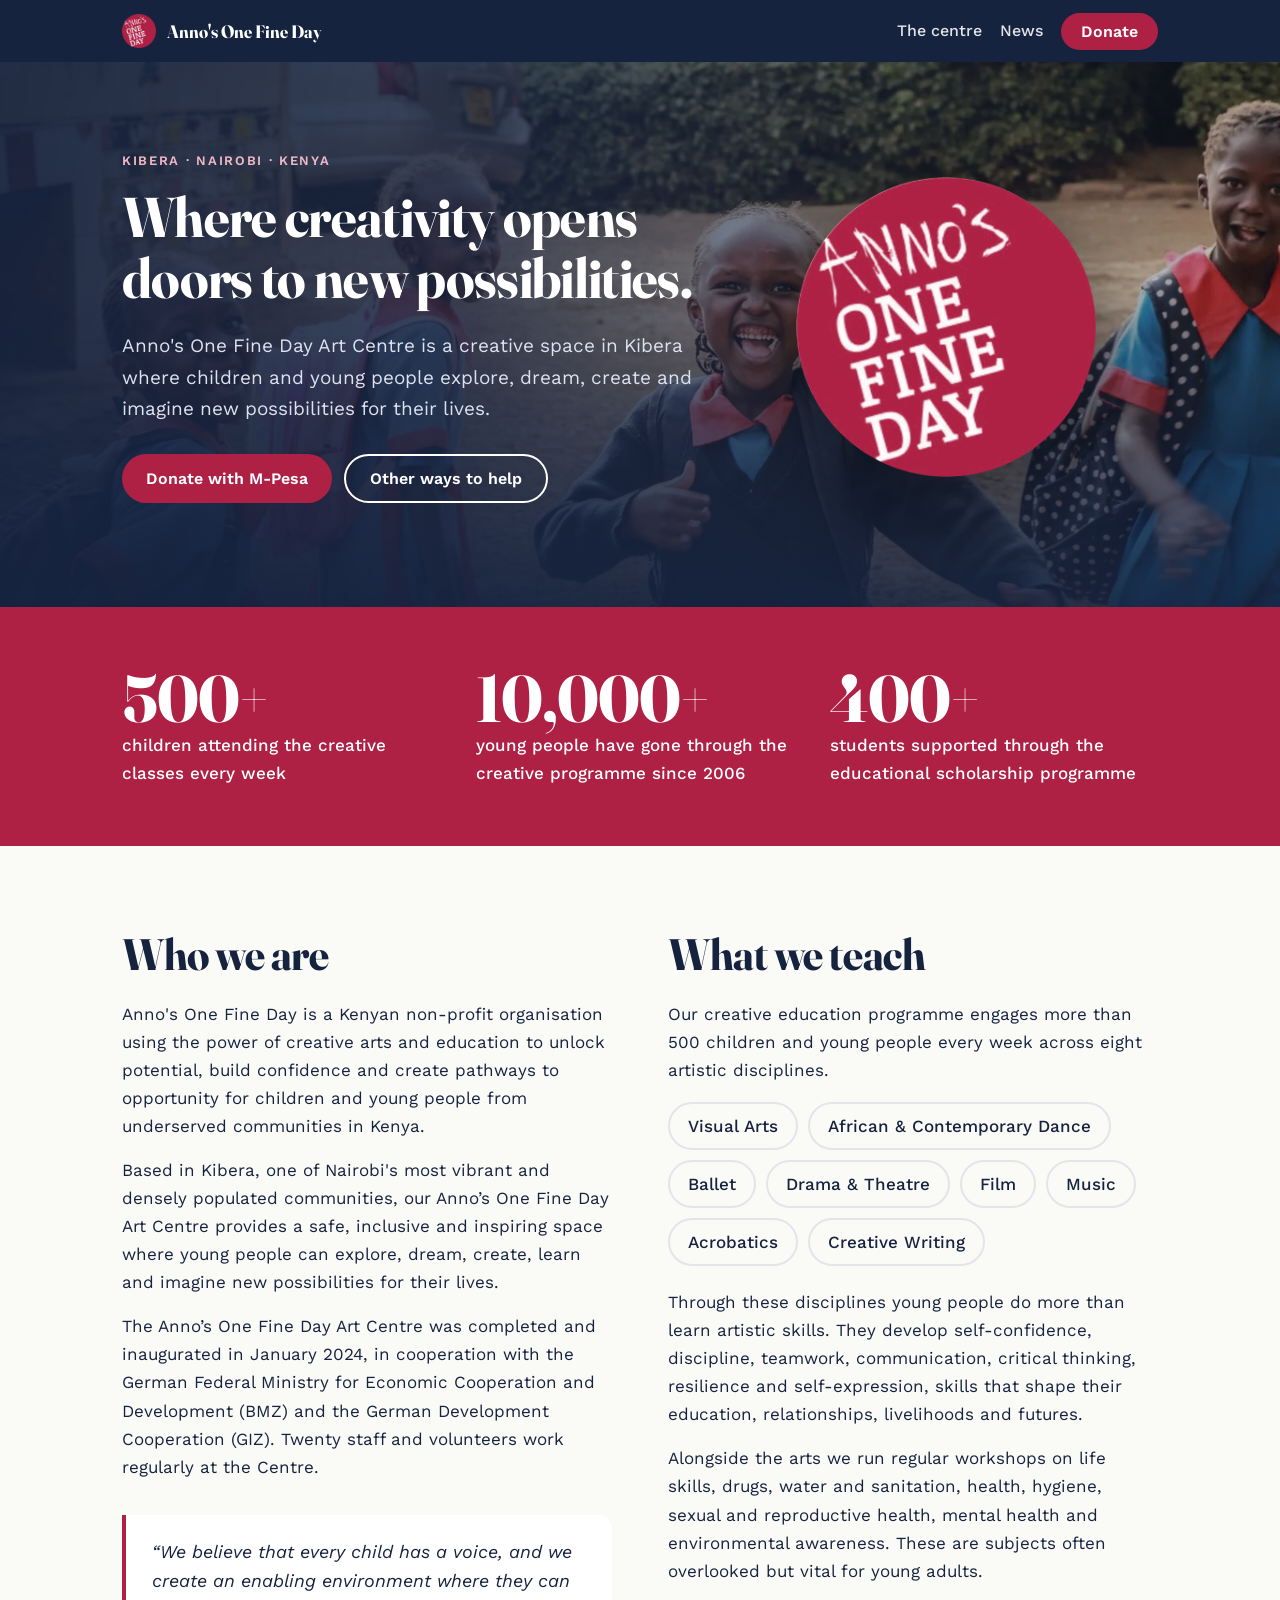
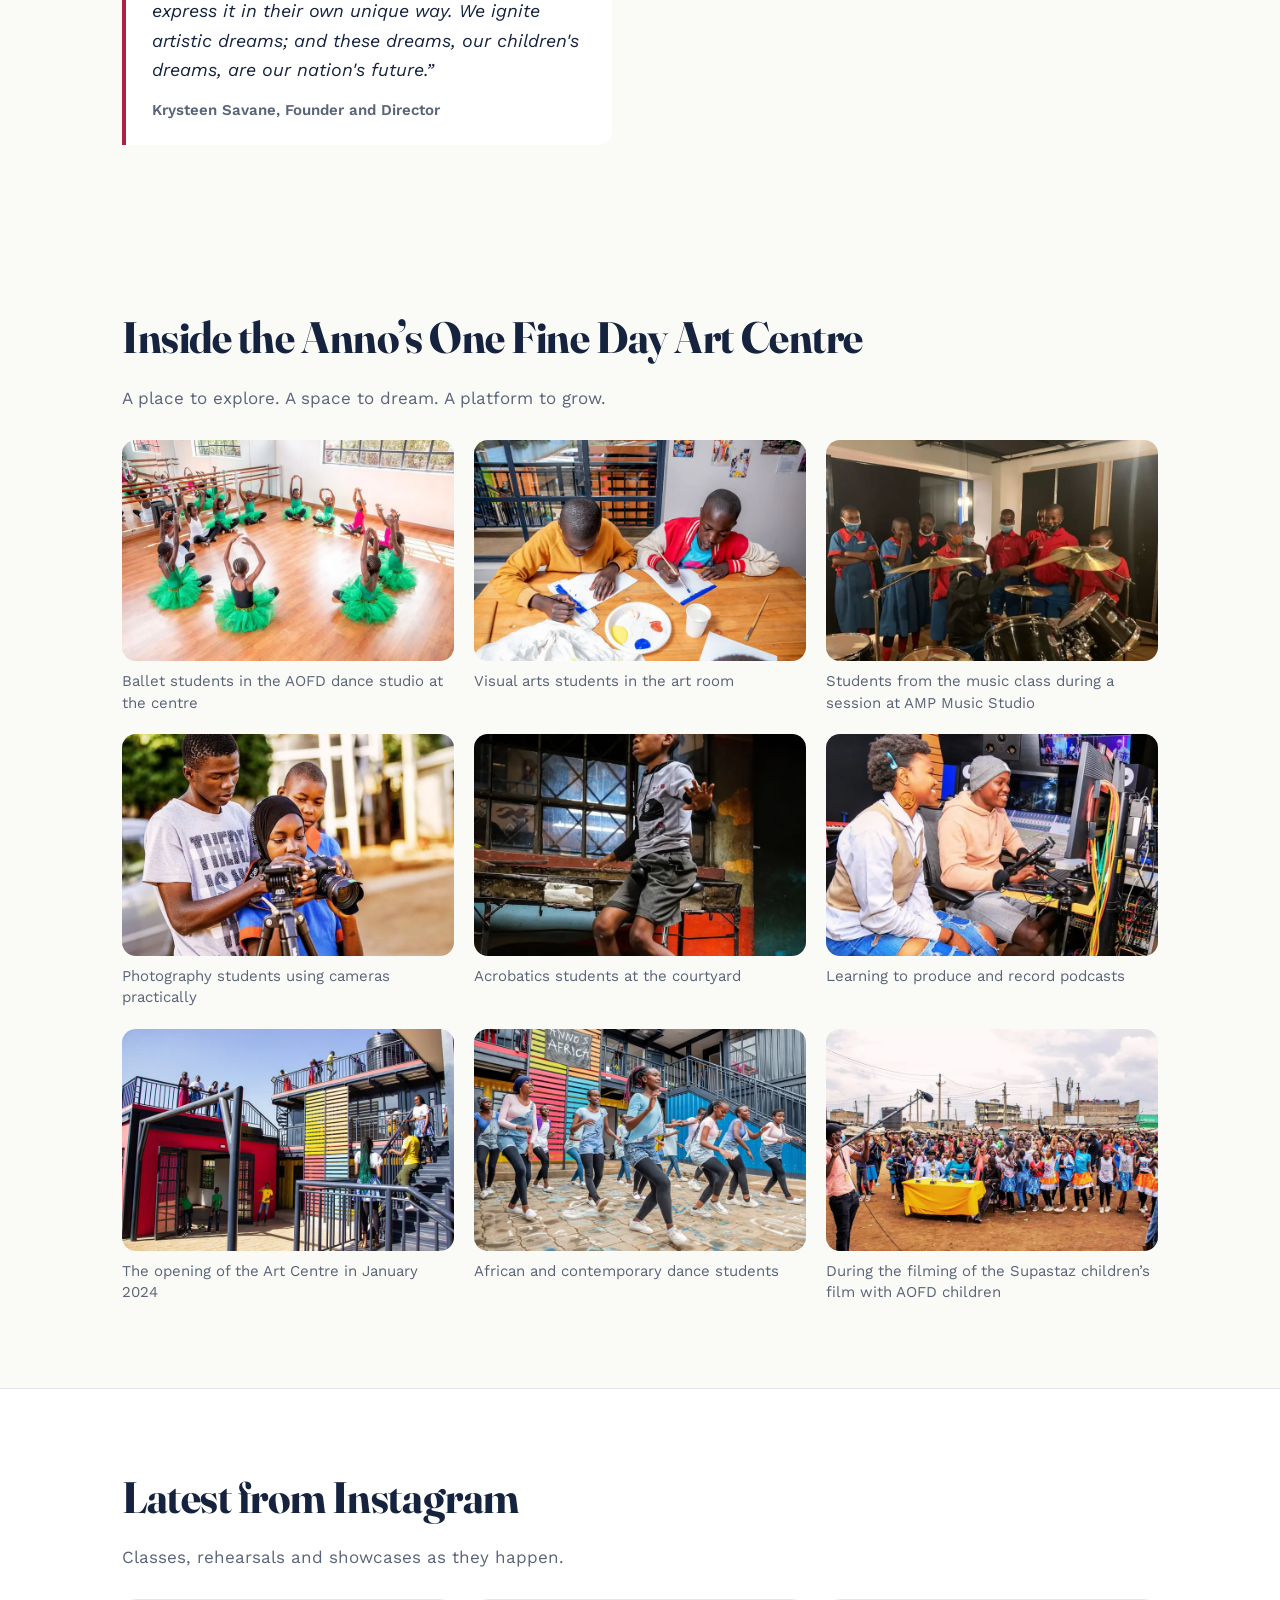
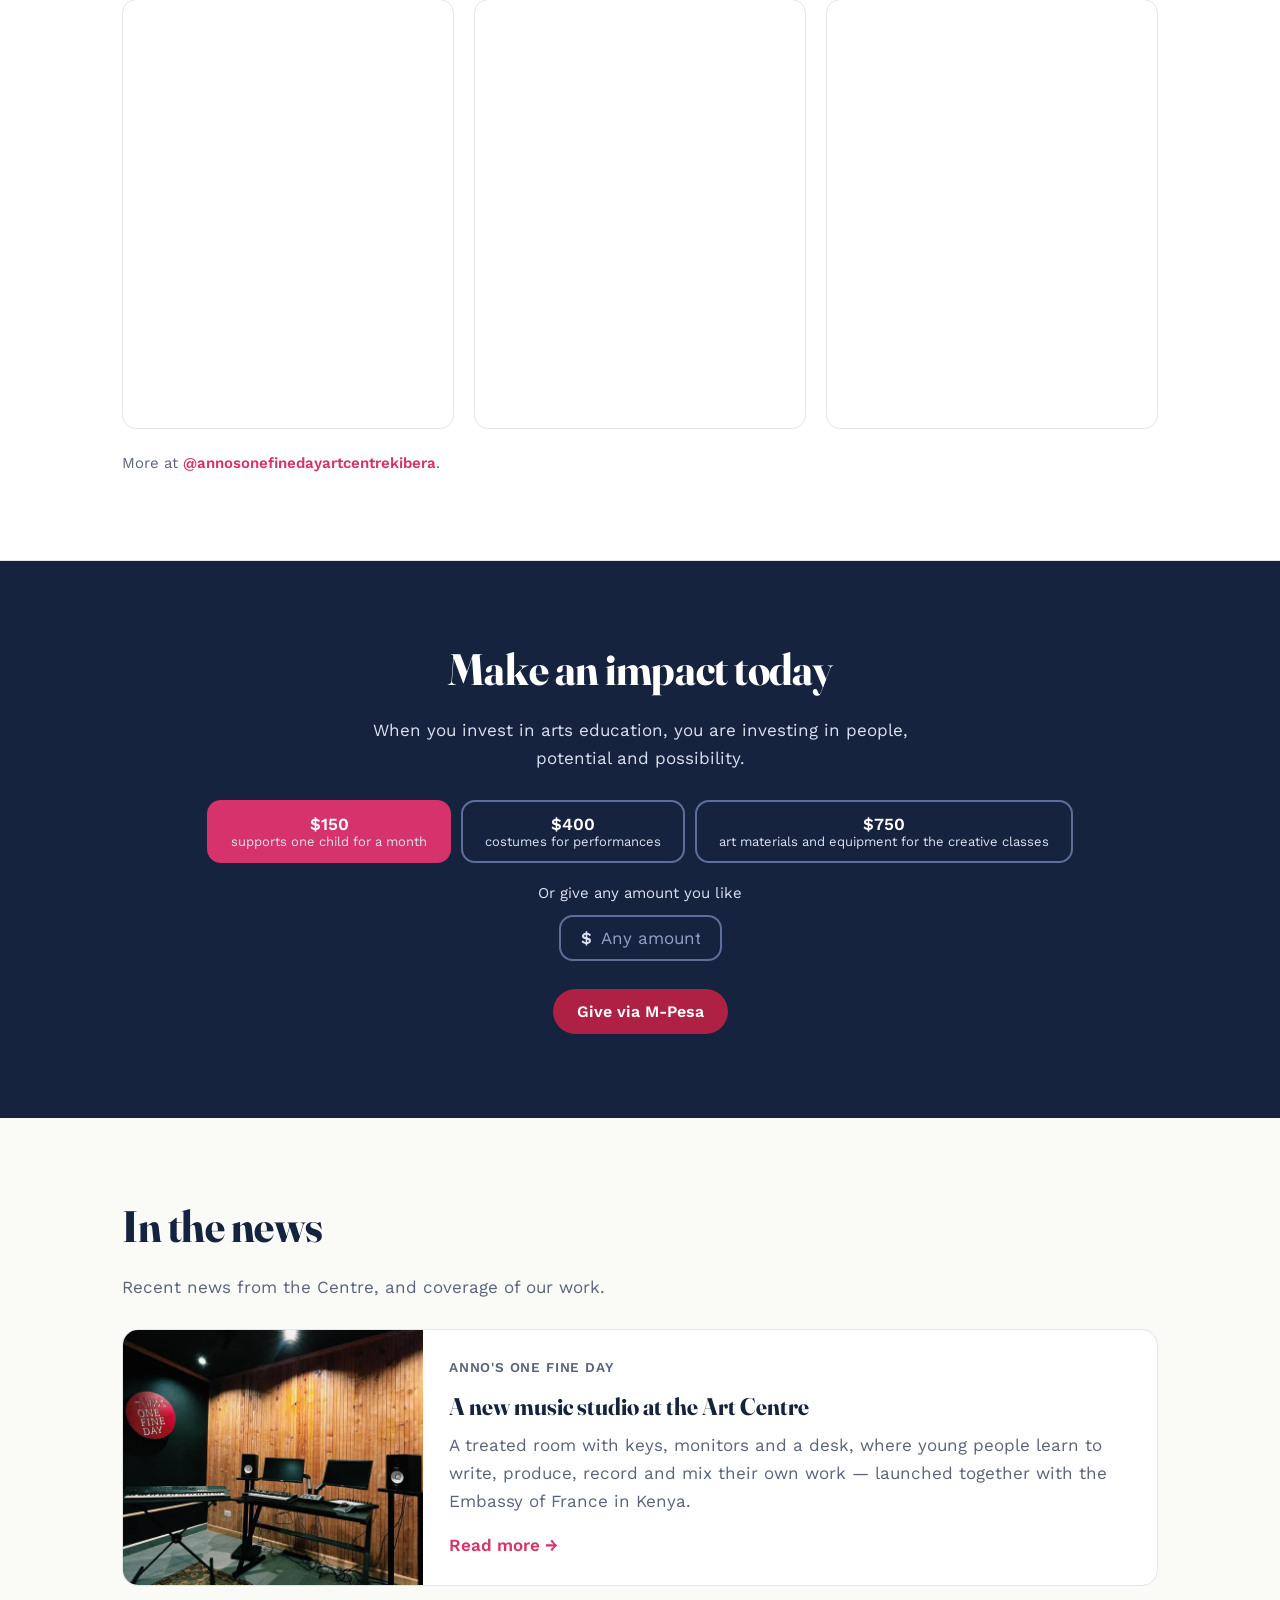
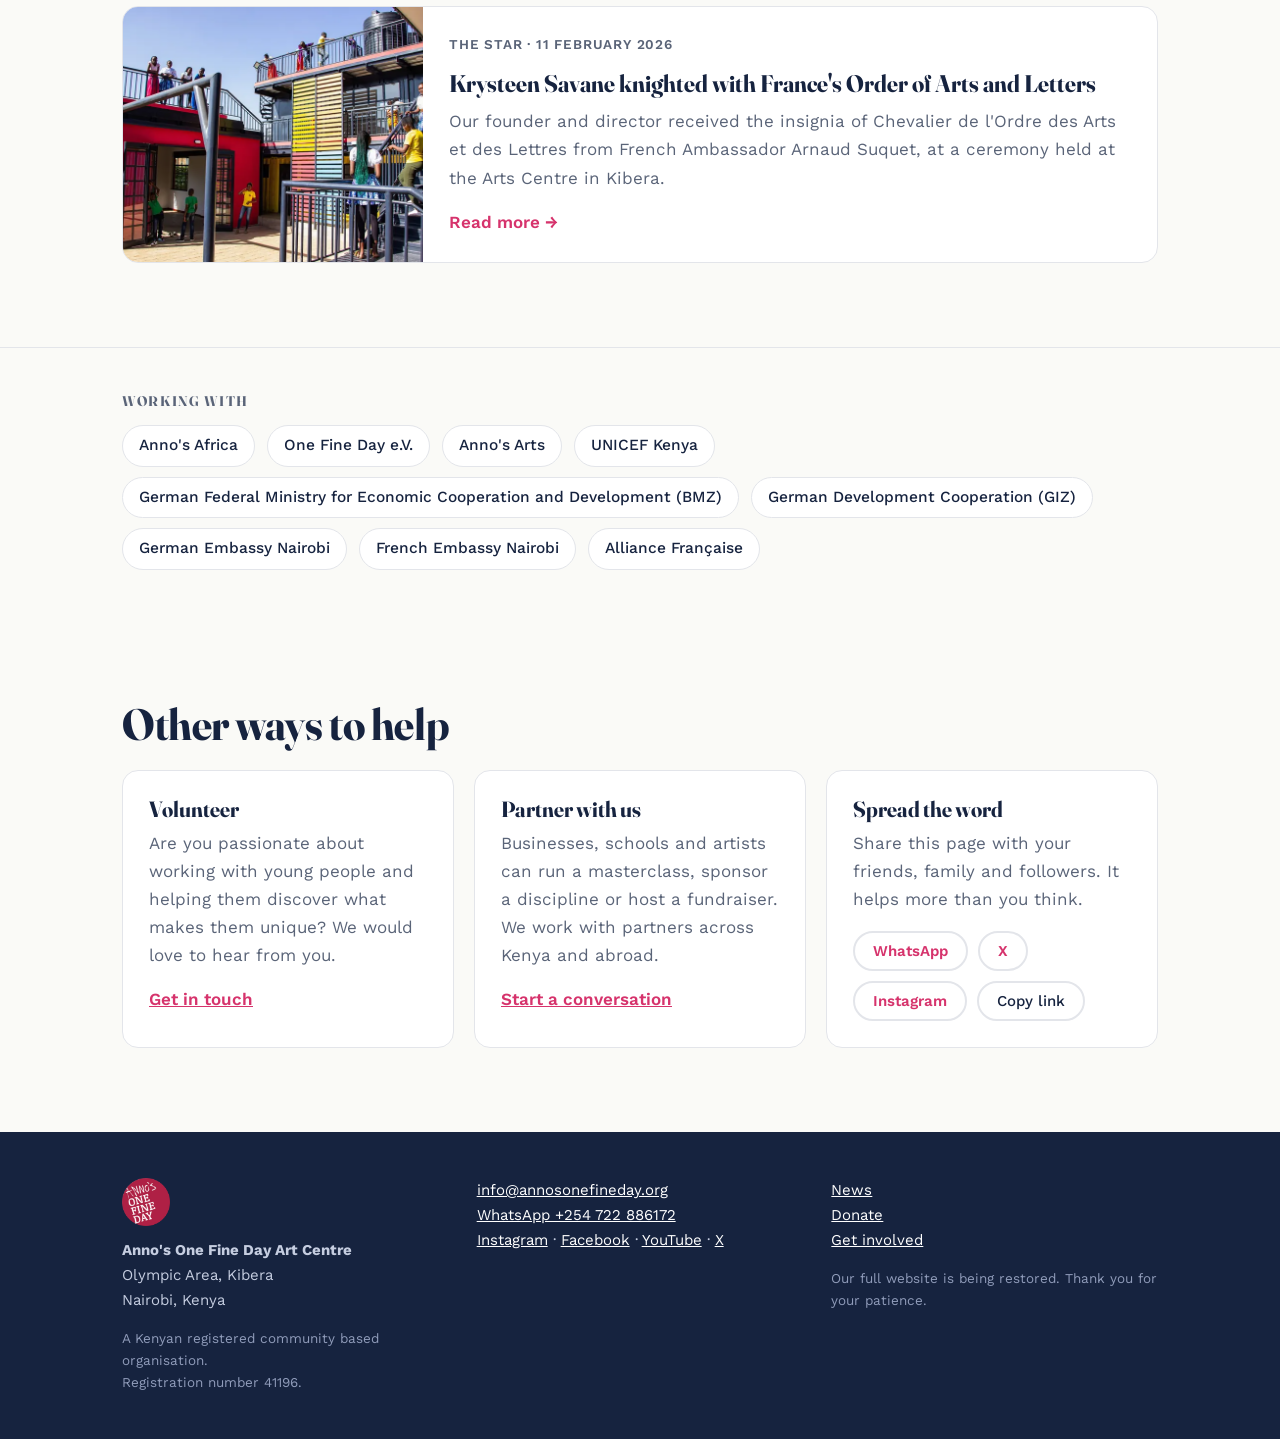
<file: index.html>
<!DOCTYPE html>
<html lang="en">
<head>
<meta charset="utf-8">
<meta name="viewport" content="width=device-width, initial-scale=1">
<title>Anno's One Fine Day Art Centre | Arts education for children in Kibera, Nairobi</title>
<meta name="description" content="Anno's One Fine Day Art Centre is a creative space in Kibera, Nairobi. More than 500 children and young people a week take free classes in ballet, dance, music, film, drama, acrobatics, visual arts and creative writing.">
<meta name="theme-color" content="#16233F">
<meta property="og:type" content="website">
<meta property="og:title" content="Anno's One Fine Day Art Centre, Kibera">
<meta property="og:description" content="Where creativity opens doors to new possibilities. Free arts education for children and young people in Kibera, Nairobi.">
<!-- Relative paths work on most platforms. Once the final domain is live, make these absolute,
     e.g. content="https://annosonefineday.org/assets/hero.webp" -->
<meta property="og:image" content="assets/hero.webp">
<meta name="twitter:card" content="summary_large_image">
<link rel="icon" href="assets/logo.png" type="image/png">
<link rel="apple-touch-icon" href="assets/logo.png">
<link rel="preload" as="image" href="assets/hero.webp" fetchpriority="high">
<link rel="preconnect" href="https://fonts.googleapis.com">
<link href="https://fonts.googleapis.com/css2?family=Fraunces:opsz,wght@144,700&family=Work+Sans:wght@400;500;600&display=swap" rel="stylesheet">
<link rel="stylesheet" href="assets/site.css">
</head>
<body>

<header>
  <div class="wrap">
    <a class="brand" href="#top"><img src="assets/logo.webp" alt="" width="34" height="34"><span>Anno's One Fine Day</span></a>
    <nav>
      <a class="nav-secondary" href="#gallery">The centre</a>
      <a href="news.html">News</a>
      <button class="btn btn-sun" data-donate>Donate</button>
    </nav>
  </div>
</header>

<main id="top">
<div class="hero">
  <div class="wrap">
    <div>
      <p class="eyebrow">Kibera &middot; Nairobi &middot; Kenya</p>
      <h1 id="headline">Where creativity opens doors to new possibilities.</h1>
      <p class="sub" id="sub">Anno's One Fine Day Art Centre is a creative space in Kibera where children and young people explore, dream, create and imagine new possibilities for their lives.</p>
      <div class="actions">
        <button class="btn btn-sun" data-donate>Donate with M-Pesa</button>
        <a class="btn btn-line" href="#involve">Other ways to help</a>
      </div>
    </div>
    <div class="stage" aria-hidden="true" id="stage">
      <img class="logo-badge" src="assets/logo.webp" alt="" width="640" height="640">
    </div>
  </div>
</div>

<div class="stats">
  <div class="wrap">
    <div class="stat"><b data-count="500" data-suffix="+">500+</b><span>children attending the creative classes every week</span></div>
    <div class="stat"><b data-count="10000" data-suffix="+">10,000+</b><span>young people have gone through the creative programme since 2006</span></div>
    <div class="stat"><b data-count="400" data-suffix="+">400+</b><span>students supported through the educational scholarship programme</span></div>
  </div>
</div>

<section>
  <div class="wrap two">
    <div>
      <h2>Who we are</h2>
      <p>Anno's One Fine Day is a Kenyan non-profit organisation using the power of creative arts and education to unlock potential, build confidence and create pathways to opportunity for children and young people from underserved communities in Kenya.</p>
      <p>Based in Kibera, one of Nairobi's most vibrant and densely populated communities, our Anno’s One Fine Day Art Centre provides a safe, inclusive and inspiring space where young people can explore, dream, create, learn and imagine new possibilities for their lives.</p>
      <p>The Anno’s One Fine Day Art Centre was completed and inaugurated in January 2024, in cooperation with the German Federal Ministry for Economic Cooperation and Development (BMZ) and the German Development Cooperation (GIZ). Twenty staff and volunteers work regularly at the Centre.</p>
      <div class="quote">
        <p>&ldquo;We believe that every child has a voice, and we create an enabling environment where they can express it in their own unique way. We ignite artistic dreams; and these dreams, our children's dreams, are our nation's future.&rdquo;</p>
        <cite>Krysteen Savane, Founder and Director</cite>
      </div>
    </div>
    <div>
      <h2>What we teach</h2>
      <p>Our creative education programme engages more than 500 children and young people every week across eight artistic disciplines.</p>
      <div class="programs">
        <span>Visual Arts</span><span>African &amp; Contemporary Dance</span><span>Ballet</span><span>Drama &amp; Theatre</span>
        <span>Film</span><span>Music</span><span>Acrobatics</span><span>Creative Writing</span>
      </div>
      <p style="margin-top:22px">Through these disciplines young people do more than learn artistic skills. They develop self-confidence, discipline, teamwork, communication, critical thinking, resilience and self-expression, skills that shape their education, relationships, livelihoods and futures.</p>
      <p>Alongside the arts we run regular workshops on life skills, drugs, water and sanitation, health, hygiene, sexual and reproductive health, mental health and environmental awareness. These are subjects often overlooked but vital for young adults.</p>
    </div>
  </div>
</section>

<section class="gallery" id="gallery">
  <div class="wrap">
    <h2>Inside the Anno’s One Fine Day Art Centre</h2>
    <p class="lede">A place to explore. A space to dream. A platform to grow.</p>
    <div class="grid">
      <figure><img src="assets/gallery/ballet-class.webp" alt="Young dancers in green tutus stretching on the floor of a sunlit ballet studio" width="780" height="520" loading="lazy" decoding="async"><figcaption>Ballet students in the AOFD dance studio at the centre</figcaption></figure>
      <figure><img src="assets/gallery/visual-art.webp" alt="Two boys painting with blue paint at a wooden table in the art room" width="780" height="520" loading="lazy" decoding="async"><figcaption>Visual arts students in the art room</figcaption></figure>
      <figure><img src="assets/gallery/music-studio.webp" alt="Pupils in school uniform gathered around a drum kit in a recording studio" width="780" height="520" loading="lazy" decoding="async"><figcaption>Students from the music class during a session at AMP Music Studio</figcaption></figure>
      <figure><img src="assets/gallery/film-crew.webp" alt="Three young people setting up a camera on a tripod outdoors" width="780" height="520" loading="lazy" decoding="async"><figcaption>Photography students using cameras practically</figcaption></figure>
      <figure><img src="assets/gallery/acrobatics.webp" alt="A boy balancing mid-movement with his arms outstretched" width="780" height="520" loading="lazy" decoding="async"><figcaption>Acrobatics students at the courtyard</figcaption></figure>
      <figure><img src="assets/gallery/recording.webp" alt="Two young people at a mixing desk surrounded by cables and screens" width="780" height="520" loading="lazy" decoding="async"><figcaption>Learning to produce and record podcasts</figcaption></figure>
      <figure><img src="assets/gallery/the-centre.webp" alt="The brightly coloured Anno’s One Fine Day Art Centre building with children on its stairs" width="780" height="520" loading="lazy" decoding="async"><figcaption>The opening of the Art Centre in January 2024</figcaption></figure>
      <figure><img src="assets/gallery/dance-class.webp" alt="A large group of young people mid-routine in the courtyard of the centre" width="780" height="520" loading="lazy" decoding="async"><figcaption>African and contemporary dance students</figcaption></figure>
      <figure><img src="assets/gallery/community.webp" alt="A large crowd of children cheering outdoors in front of a film camera" width="780" height="520" loading="lazy" decoding="async"><figcaption>During the filming of the Supastaz children’s film with AOFD children</figcaption></figure>
    </div>
  </div>
</section>

<section class="insta" id="instagram">
  <div class="wrap">
    <h2>Latest from Instagram</h2>
    <p class="lede">Classes, rehearsals and showcases as they happen.</p>
    <!-- ===========================================================================
         AUTO-UPDATING FEED
         The posts below are fixed: they are individual Instagram embeds listed in
         CONFIG.instagramPosts in assets/site.js, and new posts will NOT appear here
         on their own. To make this update itself, sign up for a free Instagram feed
         widget (Behold, SnapWidget and LightWidget all have free tiers), connect the
         @annosonefinedayartcentrekibera account, then paste their embed code INSIDE
         the <div id="igFeed"> below. The script leaves the div alone as soon as it
         contains anything, so the fixed posts disappear automatically.
         ======================================================================== -->
    <div id="igFeed"></div>
    <p class="ig-note">More at <a href="https://www.instagram.com/annosonefinedayartcentrekibera/" target="_blank" rel="noopener">@annosonefinedayartcentrekibera</a>.</p>
  </div>
</section>

<section class="give" id="give">
  <div class="wrap">
    <h2>Make an impact today</h2>
    <p class="sub">When you invest in arts education, you are investing in people, potential and possibility.</p>
    <div class="amounts" id="amounts" role="group" aria-label="Choose a gift amount">
      <button aria-pressed="true" data-amt="150">$150<small>supports one child for a month</small></button>
      <button aria-pressed="false" data-amt="400">$400<small>costumes for performances</small></button>
      <button aria-pressed="false" data-amt="750">$750<small>art materials and equipment for the creative classes</small></button>
    </div>
    <div class="custom">
      <label for="customAmt">Or give any amount you like</label>
      <div class="field" id="customField">
        <span aria-hidden="true">$</span>
        <input id="customAmt" type="text" inputmode="numeric" autocomplete="off" enterkeyhint="go"
               placeholder="Any amount" aria-label="Enter your own amount in US dollars">
      </div>
    </div>
    <button class="btn btn-sun" data-donate>Give via M-Pesa</button>
  </div>
</section>

<section id="news">
  <div class="wrap">
    <h2>In the news</h2>
    <p class="lede">Recent news from the Centre, and coverage of our work.</p>
    <div class="news-list">
      <div class="news-item">
        <img src="assets/gallery/music-studio-new.webp" alt="The new recording studio at the Art Centre, with keyboard, monitors and the Anno&#39;s One Fine Day logo on the wall" width="780" height="520" loading="lazy" decoding="async">
        <div class="news-body">
          <p class="news-meta">Anno&#39;s One Fine Day</p>
          <h3>A new music studio at the Art Centre</h3>
          <p>A treated room with keys, monitors and a desk, where young people learn to write, produce, record and mix their own work &mdash; launched together with the Embassy of France in Kenya.</p>
          <a class="more" href="news.html">Read more &rarr;</a>
        </div>
      </div>
      <div class="news-item">
        <img src="assets/gallery/the-centre.webp" alt="The Anno&#39;s One Fine Day Art Centre building in Kibera" width="780" height="520" loading="lazy" decoding="async">
        <div class="news-body">
          <p class="news-meta">The Star &middot; 11 February 2026</p>
          <h3>Krysteen Savane knighted with France&#39;s Order of Arts and Letters</h3>
          <p>Our founder and director received the insignia of Chevalier de l&#39;Ordre des Arts et des Lettres from French Ambassador Arnaud Suquet, at a ceremony held at the Arts Centre in Kibera.</p>
          <a class="more" href="news.html">Read more &rarr;</a>
        </div>
      </div>
    </div>
  </div>
</section>

<div class="partners">
  <div class="wrap">
    <h3>Working with</h3>
    <div class="list">
      <span>Anno's Africa</span><span>One Fine Day e.V.</span><span>Anno's Arts</span>
      <span>UNICEF Kenya</span><span>German Federal Ministry for Economic Cooperation and Development (BMZ)</span>
      <span>German Development Cooperation (GIZ)</span><span>German Embassy Nairobi</span>
      <span>French Embassy Nairobi</span><span>Alliance Fran&ccedil;aise</span>
    </div>
  </div>
</div>

<section class="involve" id="involve">
  <div class="wrap">
    <h2>Other ways to help</h2>
    <div class="cards">
      <div class="card"><h3>Volunteer</h3><p>Are you passionate about working with young people and helping them discover what makes them unique? We would love to hear from you.</p><a data-mail="Volunteering with Anno's One Fine Day" href="#">Get in touch</a></div>
      <div class="card"><h3>Partner with us</h3><p>Businesses, schools and artists can run a masterclass, sponsor a discipline or host a fundraiser. We work with partners across Kenya and abroad.</p><a data-mail="Partnership with Anno's One Fine Day" href="#">Start a conversation</a></div>
      <div class="card"><h3>Spread the word</h3><p>Share this page with your friends, family and followers. It helps more than you think.</p>
        <div class="share">
          <a id="sh-wa" href="#" target="_blank" rel="noopener">WhatsApp</a>
          <a id="sh-x" href="#" target="_blank" rel="noopener">X</a>
          <a id="sh-ig" href="#" target="_blank" rel="noopener">Instagram</a>
          <button id="sh-copy">Copy link</button>
        </div>
      </div>
    </div>
  </div>
</section>
</main>

<footer>
  <div class="wrap">
    <div>
      <img src="assets/logo.webp" alt="" width="48" height="48">
      <b>Anno's One Fine Day Art Centre</b><br>Olympic Area, Kibera<br>Nairobi, Kenya
      <div class="reg">A Kenyan registered community based organisation.<br>Registration number 41196.</div>
    </div>
    <div id="contact"></div>
    <div>
      <a href="news.html">News</a><br>
      <a href="#give">Donate</a><br>
      <a href="#involve">Get involved</a>
      <div class="reg">Our full website is being restored. Thank you for your patience.</div>
    </div>
  </div>
</footer>

<dialog id="donateDlg" aria-labelledby="dTitle">
  <div class="modal">
    <button class="close" id="dClose" aria-label="Close">&times;</button>
    <h3 id="dTitle">Give via M-Pesa</h3>
    <p style="margin:0;color:var(--mute)">Use Lipa na M-Pesa on your phone.</p>
    <ol>
      <li>Open M-Pesa, then choose <b>Lipa na M-Pesa</b> and <b>Pay Bill</b>.</li>
      <li>Enter the business number and account number below.</li>
      <li>Enter your amount: <b id="dAmt">KES 19,500</b> <small id="dAmtNote" style="color:var(--mute)"></small></li>
      <li>Enter your PIN and send.</li>
    </ol>
    <div class="kv"><div><span>Business number (Paybill)</span><br><b id="dPay"></b></div><button data-copy="dPay">Copy</button></div>
    <div class="kv"><div><span>Account number</span><br><b id="dAcc"></b></div><button data-copy="dAcc">Copy</button></div>
    <p style="font-size:14px;color:var(--mute);margin:14px 0 0">You will get an M-Pesa confirmation message. Thank you for giving a child the chance to create.</p>
  </div>
</dialog>

<script type="application/ld+json">
{
  "@context": "https://schema.org",
  "@type": "NGO",
  "name": "Anno's One Fine Day Art Centre",
  "alternateName": "Anno's One Fine Day",
  "description": "A non-profit arts education organisation in Kibera, Nairobi, running free classes in ballet, dance, music, film, drama, acrobatics, visual arts and creative writing for children and young people.",
  "foundingDate": "2018",
  "logo": "assets/logo.png",
  "image": "assets/hero.webp",
  "email": "info@annosonefineday.org",
  "telephone": "+254722886172",
  "address": {
    "@type": "PostalAddress",
    "streetAddress": "Olympic Area, Kibera",
    "addressLocality": "Nairobi",
    "addressCountry": "KE"
  },
  "sameAs": [
    "https://www.instagram.com/annosonefinedayartcentrekibera/",
    "https://www.facebook.com/annosonefineday",
    "https://www.youtube.com/@annosonefineday5913",
    "https://twitter.com/Aonefineday"
  ]
}
</script>
<script src="assets/site.js"></script>
</body>
</html>
</file>
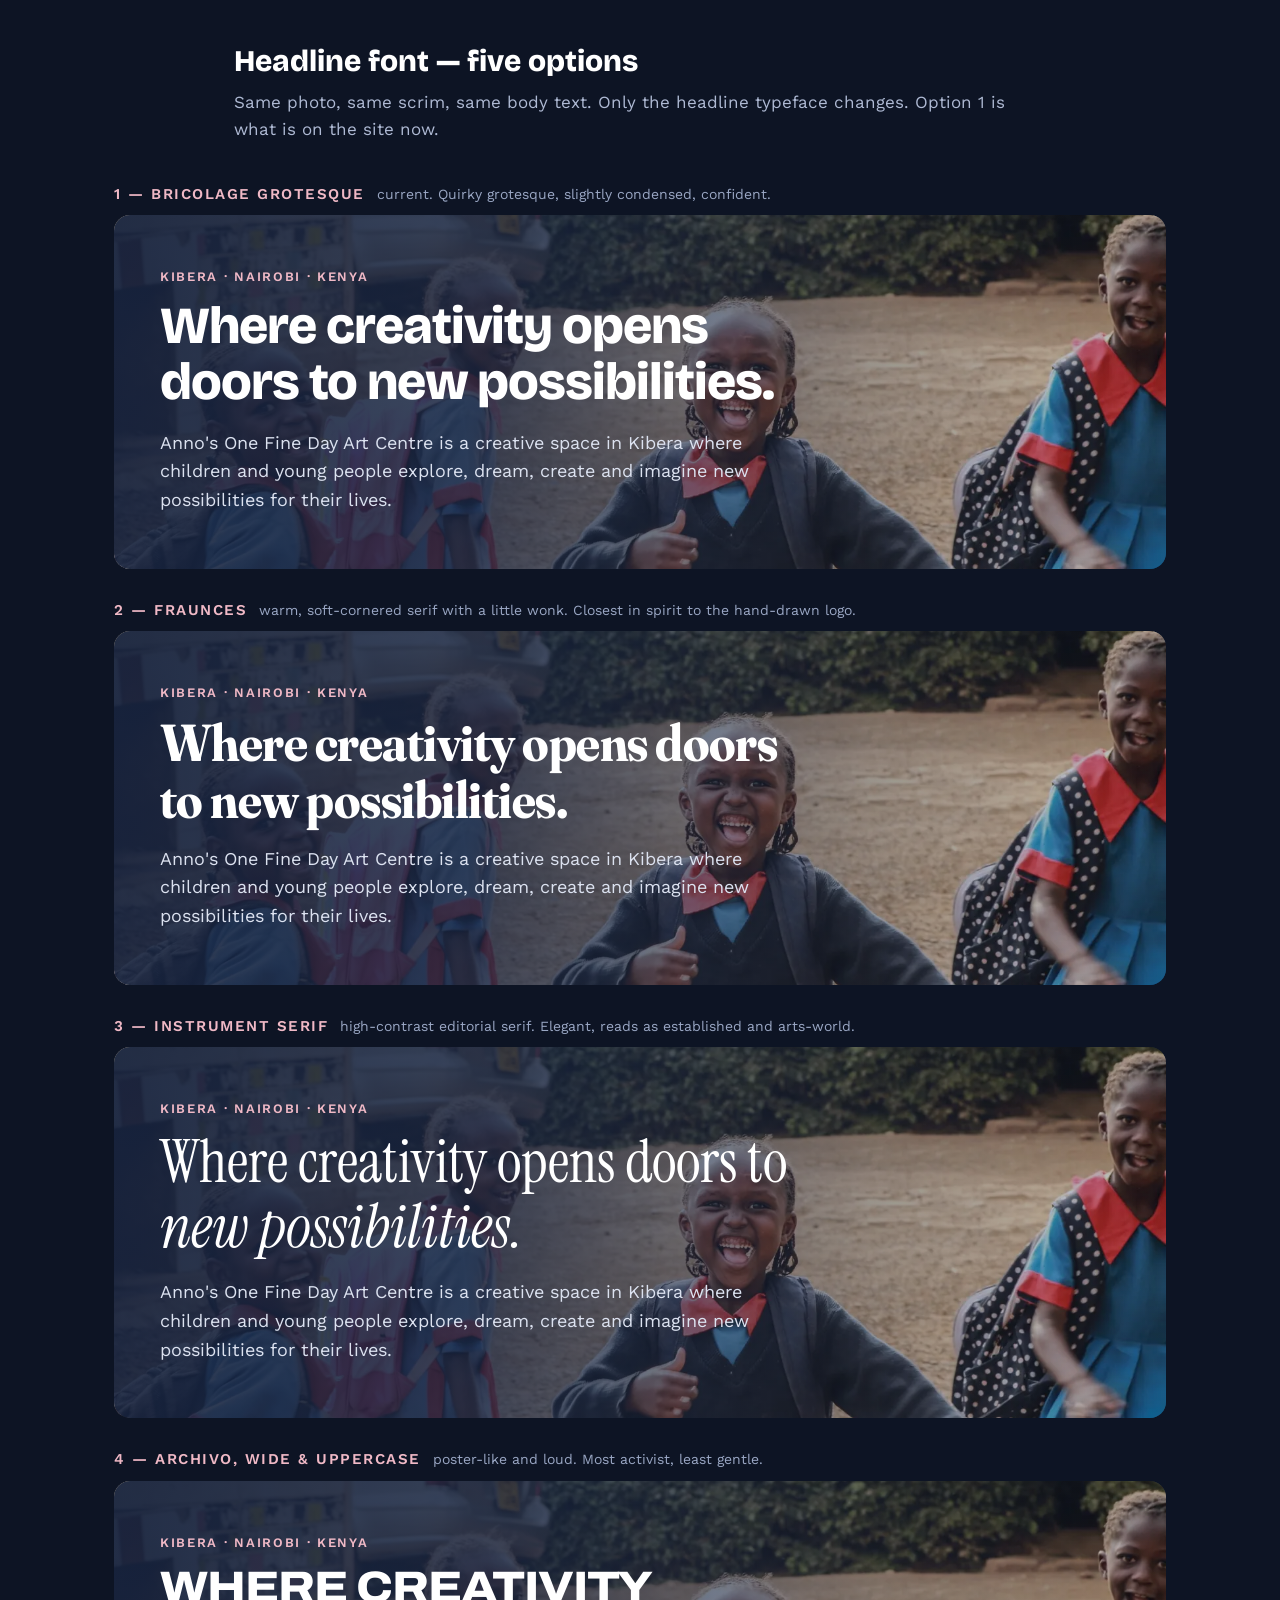
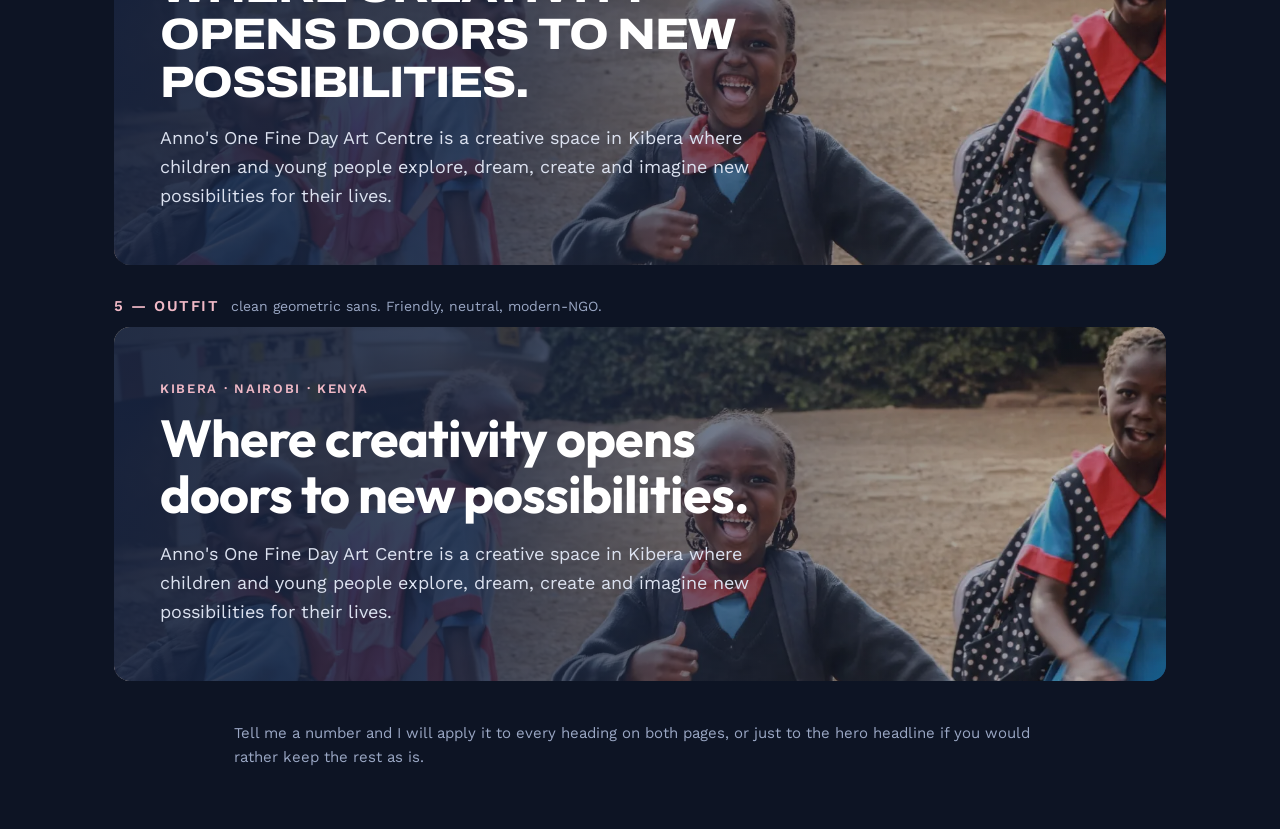
<file: _font-options.html>
<!DOCTYPE html>
<html lang="en">
<head>
<meta charset="utf-8">
<meta name="viewport" content="width=device-width, initial-scale=1">
<title>Headline font options</title>
<link rel="preconnect" href="https://fonts.googleapis.com">
<link rel="preconnect" href="https://fonts.gstatic.com" crossorigin>
<link href="https://fonts.googleapis.com/css2?family=Bricolage+Grotesque:opsz,wght@12..96,800&family=Fraunces:opsz,wght@9..144,700&family=Instrument+Serif:ital@0;1&family=Archivo:wdth,wght@112,800&family=Outfit:wght@700&family=Work+Sans:wght@400;500;600&display=swap" rel="stylesheet">
<style>
:root{ --ink:#16233F; --brand:#AE2144; }
*{box-sizing:border-box}
body{margin:0;background:#0d1424;color:#fff;font:400 17px/1.6 "Work Sans",system-ui,sans-serif}
.intro{max-width:860px;margin:0 auto;padding:44px 24px 10px}
.intro h1{font:800 30px/1.15 "Bricolage Grotesque",sans-serif;margin:0 0 10px}
.intro p{color:#AFBAD4;margin:0}
.opt{margin:30px auto;max-width:1100px;padding:0 24px}
.tag{display:flex;align-items:baseline;gap:12px;margin-bottom:10px}
.tag b{font:600 15px "Work Sans",sans-serif;letter-spacing:.1em;text-transform:uppercase;color:#F0B9C6}
.tag span{font-size:14px;color:#9AA7C4}
.hero{position:relative;border-radius:16px;overflow:hidden;background:var(--ink)}
.hero::before,.hero::after{content:"";position:absolute;inset:0}
.hero::before{background:url("assets/hero.webp") 62% 35%/cover no-repeat}
.hero::after{background:linear-gradient(100deg,rgba(22,35,63,.93) 0%,rgba(22,35,63,.84) 36%,rgba(22,35,63,.44) 70%,rgba(22,35,63,.24) 100%)}
.inner{position:relative;z-index:1;padding:54px 46px;max-width:70%}
.eyebrow{text-transform:uppercase;letter-spacing:.13em;font:600 13px "Work Sans",sans-serif;color:#F0B9C6;margin:0 0 14px}
.h{margin:0;color:#fff;font-size:clamp(30px,4.2vw,52px);line-height:1.08;letter-spacing:-.02em}
.sub{font:400 18px/1.6 "Work Sans",sans-serif;color:#DCE2F0;margin:18px 0 0;max-width:34em}

/* the five treatments */
.f1 .h{font-family:"Bricolage Grotesque",sans-serif;font-weight:800}
.f2 .h{font-family:"Fraunces",serif;font-weight:700;font-variation-settings:"opsz" 144,"SOFT" 40,"WONK" 1;letter-spacing:-.01em}
.f3 .h{font-family:"Instrument Serif",serif;font-weight:400;letter-spacing:0;font-size:clamp(34px,4.9vw,60px)}
.f4 .h{font-family:"Archivo",sans-serif;font-weight:800;font-variation-settings:"wdth" 112;letter-spacing:-.025em;text-transform:uppercase;font-size:clamp(26px,3.5vw,44px)}
.f5 .h{font-family:"Outfit",sans-serif;font-weight:700;letter-spacing:-.02em}
.f3 .h em{font-style:italic}
footer{max-width:860px;margin:0 auto;padding:10px 24px 60px;color:#9AA7C4;font-size:15px}
@media(max-width:820px){ .inner{max-width:100%;padding:36px 24px} }
</style>
</head>
<body>

<div class="intro">
  <h1>Headline font — five options</h1>
  <p>Same photo, same scrim, same body text. Only the headline typeface changes. Option 1 is what is on the site now.</p>
</div>

<div class="opt f1">
  <div class="tag"><b>1 — Bricolage Grotesque</b><span>current. Quirky grotesque, slightly condensed, confident.</span></div>
  <div class="hero"><div class="inner">
    <p class="eyebrow">Kibera &middot; Nairobi &middot; Kenya</p>
    <p class="h">Where creativity opens doors to new possibilities.</p>
    <p class="sub">Anno's One Fine Day Art Centre is a creative space in Kibera where children and young people explore, dream, create and imagine new possibilities for their lives.</p>
  </div></div>
</div>

<div class="opt f2">
  <div class="tag"><b>2 — Fraunces</b><span>warm, soft-cornered serif with a little wonk. Closest in spirit to the hand-drawn logo.</span></div>
  <div class="hero"><div class="inner">
    <p class="eyebrow">Kibera &middot; Nairobi &middot; Kenya</p>
    <p class="h">Where creativity opens doors to new possibilities.</p>
    <p class="sub">Anno's One Fine Day Art Centre is a creative space in Kibera where children and young people explore, dream, create and imagine new possibilities for their lives.</p>
  </div></div>
</div>

<div class="opt f3">
  <div class="tag"><b>3 — Instrument Serif</b><span>high-contrast editorial serif. Elegant, reads as established and arts-world.</span></div>
  <div class="hero"><div class="inner">
    <p class="eyebrow">Kibera &middot; Nairobi &middot; Kenya</p>
    <p class="h">Where creativity opens doors to <em>new possibilities.</em></p>
    <p class="sub">Anno's One Fine Day Art Centre is a creative space in Kibera where children and young people explore, dream, create and imagine new possibilities for their lives.</p>
  </div></div>
</div>

<div class="opt f4">
  <div class="tag"><b>4 — Archivo, wide &amp; uppercase</b><span>poster-like and loud. Most activist, least gentle.</span></div>
  <div class="hero"><div class="inner">
    <p class="eyebrow">Kibera &middot; Nairobi &middot; Kenya</p>
    <p class="h">Where creativity opens doors to new possibilities.</p>
    <p class="sub">Anno's One Fine Day Art Centre is a creative space in Kibera where children and young people explore, dream, create and imagine new possibilities for their lives.</p>
  </div></div>
</div>

<div class="opt f5">
  <div class="tag"><b>5 — Outfit</b><span>clean geometric sans. Friendly, neutral, modern-NGO.</span></div>
  <div class="hero"><div class="inner">
    <p class="eyebrow">Kibera &middot; Nairobi &middot; Kenya</p>
    <p class="h">Where creativity opens doors to new possibilities.</p>
    <p class="sub">Anno's One Fine Day Art Centre is a creative space in Kibera where children and young people explore, dream, create and imagine new possibilities for their lives.</p>
  </div></div>
</div>

<footer>Tell me a number and I will apply it to every heading on both pages, or just to the hero headline if you would rather keep the rest as is.</footer>
</body>
</html>
</file>
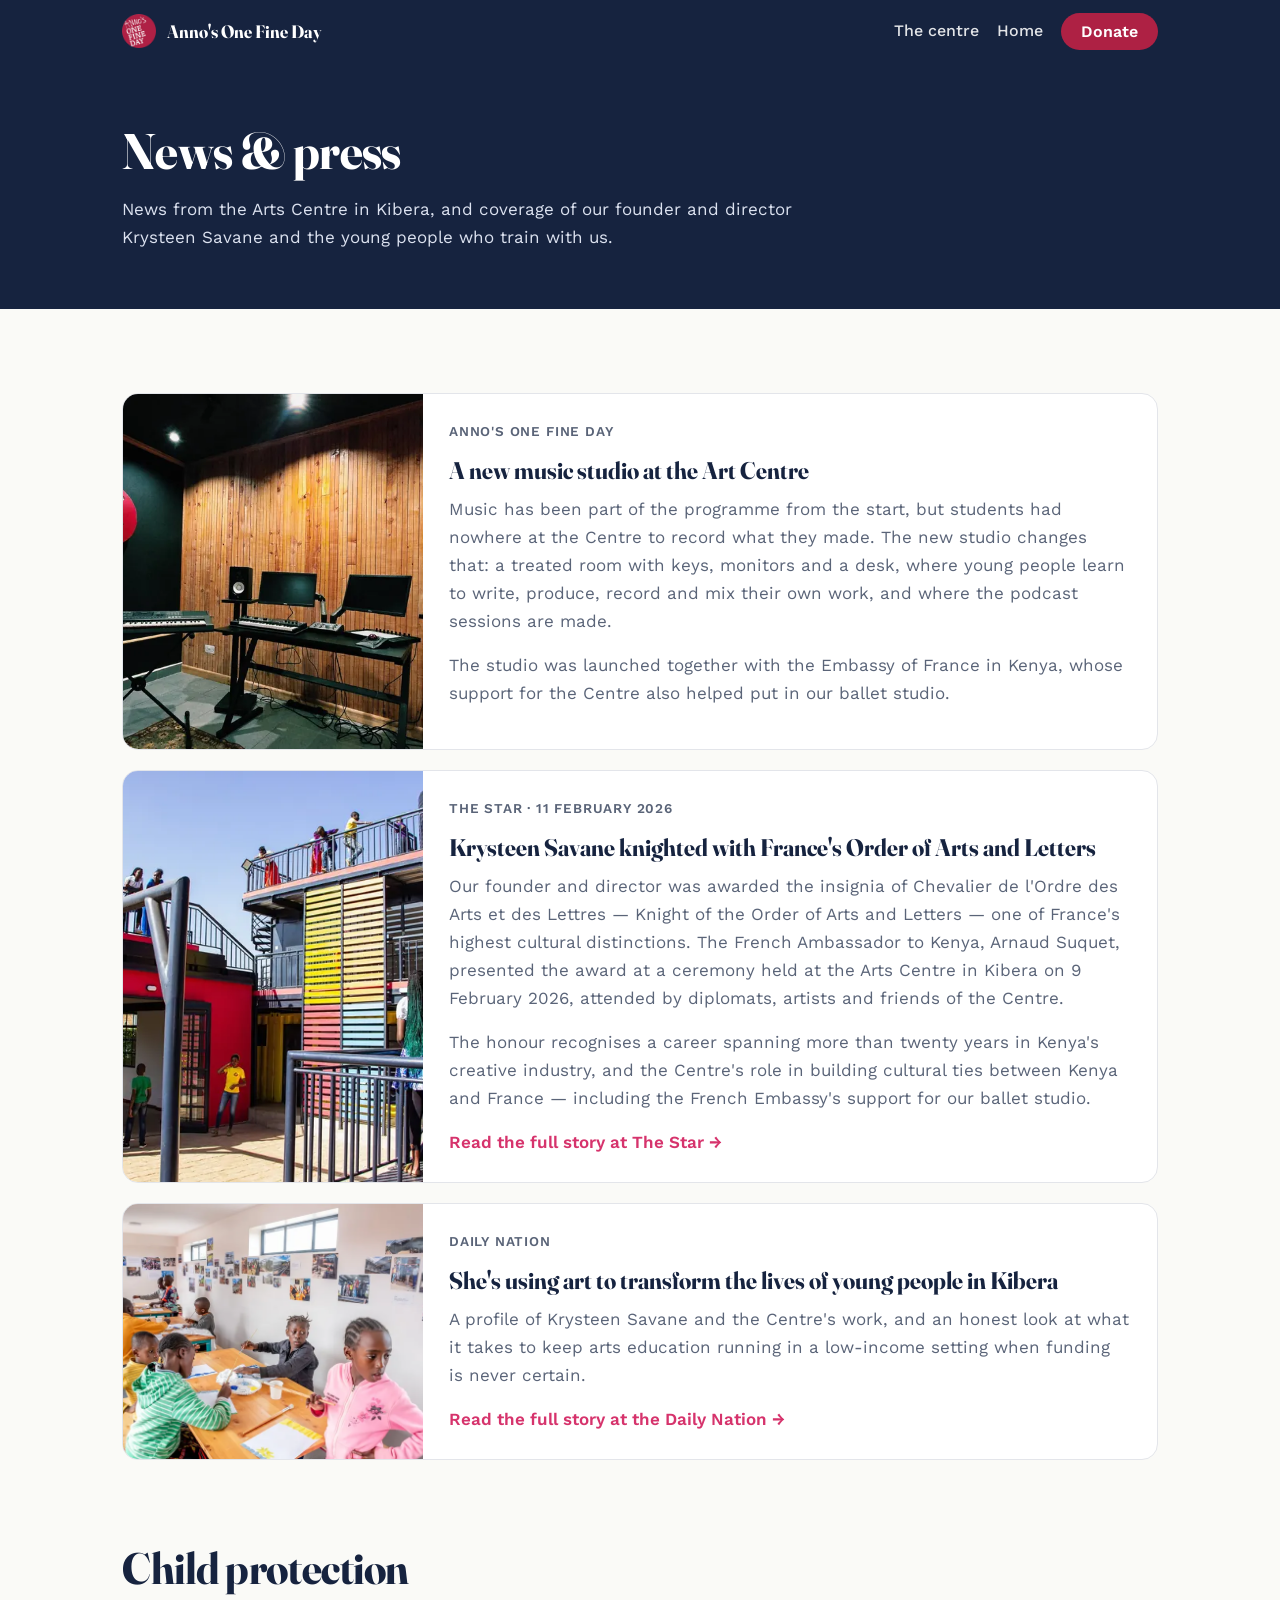
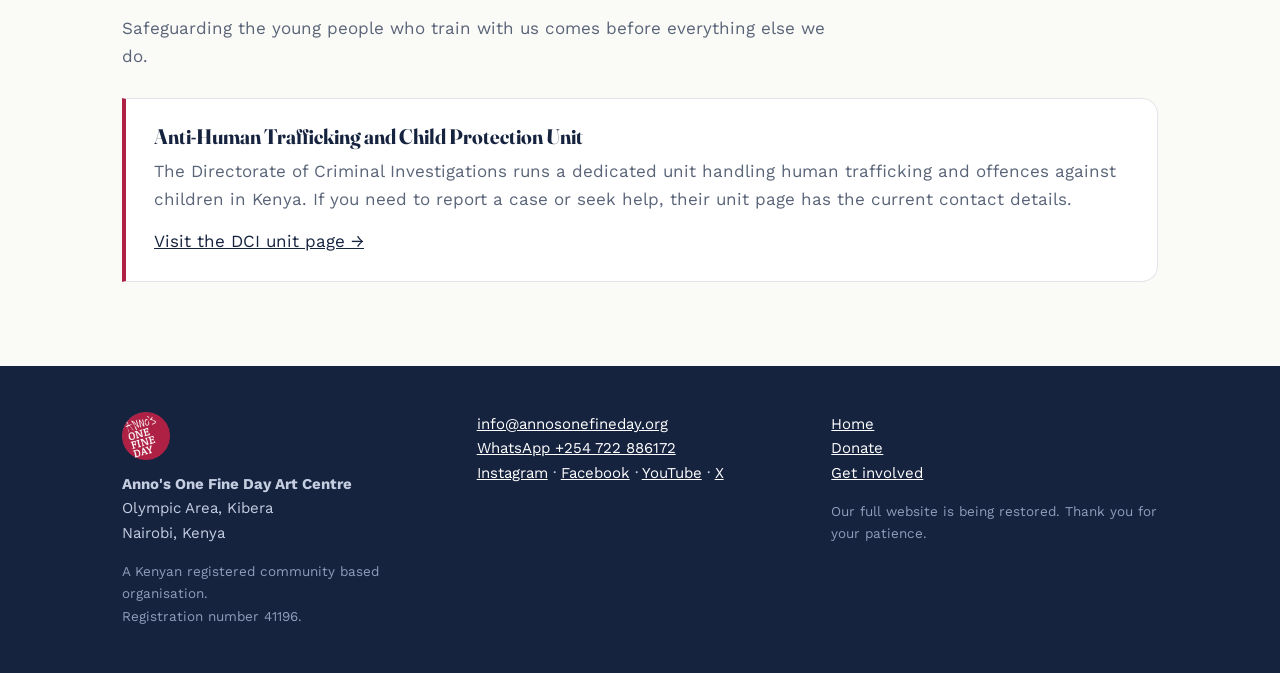
<file: news.html>
<!DOCTYPE html>
<html lang="en">
<head>
<meta charset="utf-8">
<meta name="viewport" content="width=device-width, initial-scale=1">
<title>News &amp; press | Anno's One Fine Day Art Centre</title>
<meta name="description" content="Press coverage of Anno's One Fine Day Art Centre in Kibera and of founder Krysteen Savane, plus child protection resources.">
<meta name="theme-color" content="#16233F">
<meta property="og:type" content="website">
<meta property="og:title" content="News &amp; press | Anno's One Fine Day Art Centre">
<meta property="og:description" content="Recent coverage of the Arts Centre in Kibera and of founder Krysteen Savane.">
<meta property="og:image" content="assets/hero.webp">
<meta name="twitter:card" content="summary_large_image">
<link rel="icon" href="assets/logo.png" type="image/png">
<link rel="apple-touch-icon" href="assets/logo.png">
<link rel="preconnect" href="https://fonts.googleapis.com">
<link href="https://fonts.googleapis.com/css2?family=Fraunces:opsz,wght@144,700&family=Work+Sans:wght@400;500;600&display=swap" rel="stylesheet">
<link rel="stylesheet" href="assets/site.css">
</head>
<body>

<header>
  <div class="wrap">
    <a class="brand" href="index.html"><img src="assets/logo.webp" alt="" width="34" height="34"><span>Anno's One Fine Day</span></a>
    <nav>
      <a class="nav-secondary" href="index.html#gallery">The centre</a>
      <a href="index.html">Home</a>
      <button class="btn btn-sun" data-donate>Donate</button>
    </nav>
  </div>
</header>

<main id="top">
<div class="banner">
  <div class="wrap">
    <h1>News &amp; press</h1>
    <p>News from the Arts Centre in Kibera, and coverage of our founder and director Krysteen Savane and the young people who train with us.</p>
  </div>
</div>

<section>
  <div class="wrap">
    <div class="news-list">

      <div class="news-item">
        <img src="assets/gallery/music-studio-new.webp" alt="The new recording studio at the Art Centre, with keyboard, monitors and the Anno&#39;s One Fine Day logo on the wall" width="780" height="520" loading="lazy" decoding="async">
        <div class="news-body">
          <p class="news-meta">Anno&#39;s One Fine Day</p>
          <h3>A new music studio at the Art Centre</h3>
          <p>Music has been part of the programme from the start, but students had nowhere at the Centre to record what they made. The new studio changes that: a treated room with keys, monitors and a desk, where young people learn to write, produce, record and mix their own work, and where the podcast sessions are made.</p>
          <p>The studio was launched together with the Embassy of France in Kenya, whose support for the Centre also helped put in our ballet studio.</p>
        </div>
      </div>

      <div class="news-item">
        <img src="assets/gallery/the-centre.webp" alt="The Anno's One Fine Day Arts Centre building in Kibera" width="780" height="520" loading="lazy" decoding="async">
        <div class="news-body">
          <p class="news-meta">The Star &middot; 11 February 2026</p>
          <h3>Krysteen Savane knighted with France's Order of Arts and Letters</h3>
          <p>Our founder and director was awarded the insignia of Chevalier de l'Ordre des Arts et des Lettres &mdash; Knight of the Order of Arts and Letters &mdash; one of France's highest cultural distinctions. The French Ambassador to Kenya, Arnaud Suquet, presented the award at a ceremony held at the Arts Centre in Kibera on 9 February 2026, attended by diplomats, artists and friends of the Centre.</p>
          <p>The honour recognises a career spanning more than twenty years in Kenya's creative industry, and the Centre's role in building cultural ties between Kenya and France &mdash; including the French Embassy's support for our ballet studio.</p>
          <a class="more" href="https://www.the-star.co.ke/sasa/entertainment/2026-02-11-creative-film-producer-krysteen-savane-knighted-with-frances-order-of-arts-and-letters" target="_blank" rel="noopener">Read the full story at The Star &rarr;</a>
        </div>
      </div>

      <div class="news-item">
        <img src="assets/gallery/art-room.webp" alt="Children painting at long tables in the art room, photographs pinned along the wall" width="780" height="520" loading="lazy" decoding="async">
        <div class="news-body">
          <p class="news-meta">Daily Nation</p>
          <h3>She's using art to transform the lives of young people in Kibera</h3>
          <p>A profile of Krysteen Savane and the Centre's work, and an honest look at what it takes to keep arts education running in a low-income setting when funding is never certain.</p>
          <a class="more" href="https://nation.africa/kenya/life-and-style/mynetwork/she-s-using-art-to-transform-the-lives-of-young-people-in-kibera-5117668" target="_blank" rel="noopener">Read the full story at the Daily Nation &rarr;</a>
        </div>
      </div>

    </div>
  </div>
</section>

<section style="padding-top:0">
  <div class="wrap">
    <h2>Child protection</h2>
    <p class="lede">Safeguarding the young people who train with us comes before everything else we do.</p>
    <div class="resource">
      <h3>Anti-Human Trafficking and Child Protection Unit</h3>
      <p>The Directorate of Criminal Investigations runs a dedicated unit handling human trafficking and offences against children in Kenya. If you need to report a case or seek help, their unit page has the current contact details.</p>
      <a class="more" href="https://www.dci.go.ke/anti-human-trafficking-and-child-protection-unit" target="_blank" rel="noopener">Visit the DCI unit page &rarr;</a>
    </div>
  </div>
</section>
</main>

<footer>
  <div class="wrap">
    <div>
      <img src="assets/logo.webp" alt="" width="48" height="48">
      <b>Anno's One Fine Day Art Centre</b><br>Olympic Area, Kibera<br>Nairobi, Kenya
      <div class="reg">A Kenyan registered community based organisation.<br>Registration number 41196.</div>
    </div>
    <div id="contact"></div>
    <div>
      <a href="index.html">Home</a><br>
      <a href="index.html#give">Donate</a><br>
      <a href="index.html#involve">Get involved</a>
      <div class="reg">Our full website is being restored. Thank you for your patience.</div>
    </div>
  </div>
</footer>

<dialog id="donateDlg" aria-labelledby="dTitle">
  <div class="modal">
    <button class="close" id="dClose" aria-label="Close">&times;</button>
    <h3 id="dTitle">Give via M-Pesa</h3>
    <p style="margin:0;color:var(--mute)">Use Lipa na M-Pesa on your phone.</p>
    <ol>
      <li>Open M-Pesa, then choose <b>Lipa na M-Pesa</b> and <b>Pay Bill</b>.</li>
      <li>Enter the business number and account number below.</li>
      <li>Enter the amount you would like to give, in Kenyan shillings.</li>
      <li>Enter your PIN and send.</li>
    </ol>
    <div class="kv"><div><span>Business number (Paybill)</span><br><b id="dPay"></b></div><button data-copy="dPay">Copy</button></div>
    <div class="kv"><div><span>Account number</span><br><b id="dAcc"></b></div><button data-copy="dAcc">Copy</button></div>
    <p style="font-size:14px;color:var(--mute);margin:14px 0 0">You will get an M-Pesa confirmation message. Thank you for giving a child the chance to create.</p>
  </div>
</dialog>

<script src="assets/site.js"></script>
</body>
</html>
</file>
<file: assets/site.css>
:root{
  --ink:#16233F; --chalk:#FAFAF7; --brand:#AE2144; --sun:var(--brand); --pink:#D6336C; --leaf:#157A62; --mute:#5A6478;
  --bg:var(--chalk); --fg:#16233F; --card:#fff; --line:#e3e5ea;
}
@media (prefers-color-scheme:dark){
  :root{ --bg:#101A30; --fg:#F1F2F5; --card:#18264A; --line:#2c3d66; --mute:#A9B3C9; }
}
*{box-sizing:border-box} html{scroll-behavior:smooth}
body{margin:0;background:var(--bg);color:var(--fg);font:400 17px/1.65 "Work Sans",system-ui,sans-serif}
h1,h2,h3{font-family:"Fraunces","Work Sans",system-ui,sans-serif;font-variation-settings:"opsz" 144;line-height:1.1;margin:0}
a{color:inherit}
.wrap{max-width:1080px;margin:0 auto;padding:0 22px}
:focus-visible{outline:3px solid var(--sun);outline-offset:3px}

/* header */
header{position:sticky;top:0;z-index:20;background:var(--ink);color:#fff}
header .wrap{display:flex;align-items:center;justify-content:space-between;gap:16px;height:62px}
.brand{display:flex;align-items:center;gap:11px;font:700 18px "Fraunces",serif;font-variation-settings:"opsz" 144;text-decoration:none}
.brand img{width:34px;height:34px;display:block}
nav{display:flex;align-items:center;gap:18px}
nav a{font-weight:500;font-size:16px;text-decoration:none;opacity:.88}
nav a:hover{opacity:1}
.btn{display:inline-block;border:0;cursor:pointer;font:600 16px "Work Sans",sans-serif;padding:13px 24px;border-radius:999px;text-decoration:none;transition:transform .15s}
.btn:hover{transform:translateY(-2px)}
.btn-sun{background:var(--sun);color:#fff}
.btn-line{background:transparent;color:inherit;border:2px solid currentColor}
header .btn{padding:9px 20px}

/* hero */
.hero{--hero-img:url("hero.webp");position:relative;background:var(--ink);color:#fff;overflow:hidden}
.hero::before,.hero::after{content:"";position:absolute;inset:0;pointer-events:none}
.hero::before{background:var(--hero-img) 62% 35%/cover no-repeat}
.hero::after{background:linear-gradient(100deg,rgba(22,35,63,.93) 0%,rgba(22,35,63,.84) 36%,rgba(22,35,63,.44) 70%,rgba(22,35,63,.24) 100%),linear-gradient(to top,rgba(22,35,63,.88),rgba(22,35,63,0) 58%)}
.hero .wrap{position:relative;z-index:1;display:grid;grid-template-columns:1.15fr .85fr;gap:40px;align-items:center;padding-top:88px;padding-bottom:104px}
.hero .eyebrow{text-transform:uppercase;letter-spacing:.13em;font-size:13px;font-weight:600;color:#F0B9C6;margin:0 0 16px}
.hero h1{font-size:clamp(33px,5vw,56px);font-weight:700;letter-spacing:-.012em;line-height:1.08}
.hero p.sub{font-size:19px;max-width:34em;color:#DCE2F0;margin:22px 0 30px}
.hero .actions{display:flex;gap:12px;flex-wrap:wrap}
.stage{position:relative;aspect-ratio:1;max-width:300px;justify-self:center;width:100%;display:grid;place-items:center}
.logo-badge{width:100%;height:auto;display:block;filter:drop-shadow(0 20px 46px rgba(0,0,0,.5))}
.stage img.photo{position:absolute;inset:0;width:100%;height:100%;object-fit:cover;border-radius:24px}

/* page banner (news) */
.banner{background:var(--ink);color:#fff;padding:62px 0 58px}
.banner h1{font-size:clamp(31px,4.7vw,50px);font-weight:700;letter-spacing:-.012em}
.banner p{color:#DCE2F0;max-width:40em;margin:16px 0 0}

/* sections */
section{padding:84px 0}
h2{font-size:clamp(30px,4vw,44px);font-weight:700;letter-spacing:-.01em;margin-bottom:22px}
.lede{color:var(--mute);max-width:42em;margin:0 0 28px}
.two{display:grid;grid-template-columns:1fr 1fr;gap:56px}
.two p{margin:0 0 16px;max-width:36em}
.stats{background:var(--sun);color:#fff;padding:58px 0}
.stats .wrap{display:grid;grid-template-columns:repeat(3,1fr);gap:26px}
.stat b{display:block;font:700 clamp(40px,6.2vw,66px)/1 "Fraunces",serif;font-variation-settings:"opsz" 144;letter-spacing:-.015em}
.stat span{font-weight:500}
.programs{display:flex;flex-wrap:wrap;gap:10px;margin-top:18px}
.programs span{border:2px solid var(--line);padding:8px 18px;border-radius:999px;font-weight:500}
.quote{margin:34px 0 0;padding:22px 26px;border-left:4px solid var(--brand);background:var(--card);border-radius:0 14px 14px 0}
.quote p{margin:0 0 10px;font-size:18px;font-style:italic}
.quote cite{font-style:normal;font-weight:600;font-size:15px;color:var(--mute)}

/* gallery */
.gallery .grid{display:grid;grid-template-columns:repeat(3,1fr);gap:20px}
.gallery figure{margin:0}
.gallery img{width:100%;height:auto;aspect-ratio:3/2;object-fit:cover;border-radius:14px;display:block;background:var(--line)}
.gallery figcaption{margin-top:10px;font-size:15px;line-height:1.45;color:var(--mute)}

/* instagram */
.insta{background:var(--card);border-top:1px solid var(--line);border-bottom:1px solid var(--line)}
.ig-grid{display:grid;grid-template-columns:repeat(3,1fr);gap:20px}
.ig-grid .ig-post{display:flex;align-items:center;background:#fff;
  border:1px solid var(--line);border-radius:14px;overflow:hidden}
/* --r is the post's media aspect (height / width). Percentage padding resolves against
   WIDTH, so the box is exactly media + 98px of Instagram chrome we want to keep:
   54px header + 44px "View more on Instagram". Everything below that is clipped. */
.ig-frame{position:relative;width:100%;height:0;padding-bottom:calc(var(--r,1) * 100% + 98px)}
.ig-frame iframe{position:absolute;inset:0;width:100%;height:100%;border:0;display:block}
.ig-follow{display:flex;align-items:center;justify-content:space-between;gap:24px;flex-wrap:wrap;
  background:var(--bg);border:1px solid var(--line);border-radius:16px;padding:28px}
.ig-follow b{display:block;font:700 21px "Fraunces",serif;font-variation-settings:"opsz" 144}
.ig-follow span{color:var(--mute);font-size:15px}
.ig-note{margin:22px 0 0;font-size:15px;color:var(--mute)}
.ig-note a{font-weight:600;color:var(--pink);text-decoration:none}
.ig-note a:hover{text-decoration:underline}

/* news */
.news-list{display:grid;gap:20px}
.news-item{display:grid;grid-template-columns:300px 1fr;gap:26px;align-items:center;
  background:var(--card);border:1px solid var(--line);border-radius:16px;overflow:hidden}
.news-item img{width:100%;height:100%;min-height:200px;object-fit:cover;display:block;background:var(--line)}
.news-body{padding:26px 28px 26px 0}
.news-meta{font-size:13.5px;font-weight:600;letter-spacing:.06em;text-transform:uppercase;color:var(--brand);margin:0 0 10px}
.news-item h3{font-size:24px;margin-bottom:10px}
.news-item p{margin:0 0 16px;color:var(--mute)}
.news-item a.more{font-weight:600;color:var(--pink);text-decoration:none}
.news-item a.more:hover{text-decoration:underline}
.resource{background:var(--card);border:1px solid var(--line);border-left:4px solid var(--brand);border-radius:0 16px 16px 0;padding:26px 28px}
.resource h3{font-size:21px;margin-bottom:8px}
.resource p{margin:0 0 14px;color:var(--mute)}

/* partners */
.partners{border-top:1px solid var(--line);padding:46px 0}
.partners h3{font-size:14px;letter-spacing:.12em;text-transform:uppercase;color:var(--mute);margin-bottom:16px}
.partners .list{display:flex;flex-wrap:wrap;gap:10px 12px}
.partners .list span{font-weight:500;font-size:15.5px;color:var(--fg);border:1px solid var(--line);
  border-radius:999px;padding:7px 16px;background:var(--card)}

/* donate */
.give{background:var(--ink);color:#fff;text-align:center}
.give h2{margin-left:auto;margin-right:auto;max-width:18em}
.give p.sub{max-width:36em;margin:0 auto 28px;color:#DCE2F0}
.amounts{display:flex;gap:10px;justify-content:center;flex-wrap:wrap;margin-bottom:18px}
.amounts button{background:transparent;color:#fff;border:2px solid #5d6f9a;border-radius:14px;padding:12px 22px;font:600 17px "Work Sans",sans-serif;cursor:pointer}
.amounts button[aria-pressed=true]{background:var(--pink);border-color:var(--pink)}
.amounts small{display:block;font-weight:400;font-size:13px;color:#DCE2F0}
.custom{margin:0 0 28px}
.custom label{display:block;font-size:15px;color:#DCE2F0;margin-bottom:10px}
.custom .field{display:inline-flex;align-items:center;gap:9px;border:2px solid #5d6f9a;border-radius:14px;padding:11px 20px;transition:background-color .15s,border-color .15s}
.custom .field:focus-within{border-color:var(--pink)}
.custom .field.on{background:var(--pink);border-color:var(--pink)}
.custom .field span{font:600 17px "Work Sans",sans-serif;color:#DCE2F0}
.custom .field.on span{color:#fff}
.custom input{background:transparent;border:0;color:#fff;font:600 17px "Work Sans",sans-serif;width:9ch;padding:0}
.custom input::placeholder{color:#93a3c6;font-weight:400}

/* get involved */
.involve .cards{display:grid;grid-template-columns:repeat(3,1fr);gap:20px;margin-top:10px}
.involve .card{background:var(--card);border:1px solid var(--line);border-radius:16px;padding:26px}
.involve h3{font-size:22px;margin-bottom:8px}
.involve .card p{margin:0 0 16px;color:var(--mute)}
.involve .card a{font-weight:600;color:var(--pink)}
.share{display:flex;gap:10px;flex-wrap:wrap;margin-top:18px}
.share a,.share button{font:500 15px "Work Sans",sans-serif;color:var(--fg);background:transparent;border:2px solid var(--line);padding:9px 18px;border-radius:999px;text-decoration:none;cursor:pointer}

footer{background:var(--ink);color:#C5CDE0;padding:46px 0;font-size:15px}
footer .wrap{display:grid;grid-template-columns:repeat(3,1fr);gap:28px;align-items:start}
footer img{width:48px;height:48px;display:block;margin-bottom:12px}
footer a{color:#fff}
footer .reg{font-size:13.5px;color:#909CBA;margin-top:14px}

/* modal */
dialog{border:0;border-radius:20px;padding:0;max-width:460px;width:calc(100% - 32px);background:var(--card);color:var(--fg)}
dialog::backdrop{background:rgba(10,16,32,.7)}
.modal{padding:30px}
.modal h3{font-size:26px;margin-bottom:6px}
.modal ol{padding-left:20px;margin:16px 0}
.modal li{margin-bottom:6px}
.kv{display:flex;justify-content:space-between;align-items:center;gap:12px;background:var(--bg);border:1px solid var(--line);border-radius:12px;padding:12px 16px;margin-bottom:10px}
.kv span{color:var(--mute);font-size:14px}
.kv b{font:700 22px "Fraunces",serif;font-variation-settings:"opsz" 144}
.kv button{background:var(--ink);color:#fff;border:0;border-radius:8px;padding:7px 14px;font:500 14px "Work Sans",sans-serif;cursor:pointer}
.close{float:right;background:none;border:0;font-size:28px;line-height:1;cursor:pointer;color:var(--fg)}

@media(max-width:900px){
  .ig-grid{grid-template-columns:1fr 1fr}
  .ig-grid .ig-post:nth-child(3){display:none}
}
@media(max-width:820px){
  .hero .wrap,.two,.involve .cards,.stats .wrap,footer .wrap{grid-template-columns:1fr}
  .hero .wrap{padding-top:54px;padding-bottom:62px}
  .hero::before{background-position:58% 32%}
  .hero::after{background:linear-gradient(rgba(22,35,63,.86),rgba(22,35,63,.78))}
  .stage{max-width:188px}
  .gallery .grid{grid-template-columns:1fr 1fr;gap:14px}
  .news-item{grid-template-columns:1fr}
  .news-item img{min-height:180px;max-height:240px}
  .news-body{padding:0 26px 26px}
  nav{gap:14px}
  section{padding:60px 0}
}
@media(max-width:560px){
  .gallery .grid{grid-template-columns:1fr}
  .ig-grid{grid-template-columns:1fr}
  .ig-grid .ig-post:nth-child(3){display:block}
  nav{gap:12px}
  nav a{font-size:15px}
  nav a.nav-secondary{display:none}
  header .btn{padding:8px 16px;font-size:15px}
  .brand span{font-size:16px}
}
@media(max-width:430px){
  .brand span{display:none}
}
@media(prefers-reduced-motion:reduce){*{transition:none!important;scroll-behavior:auto!important}}
</file>
